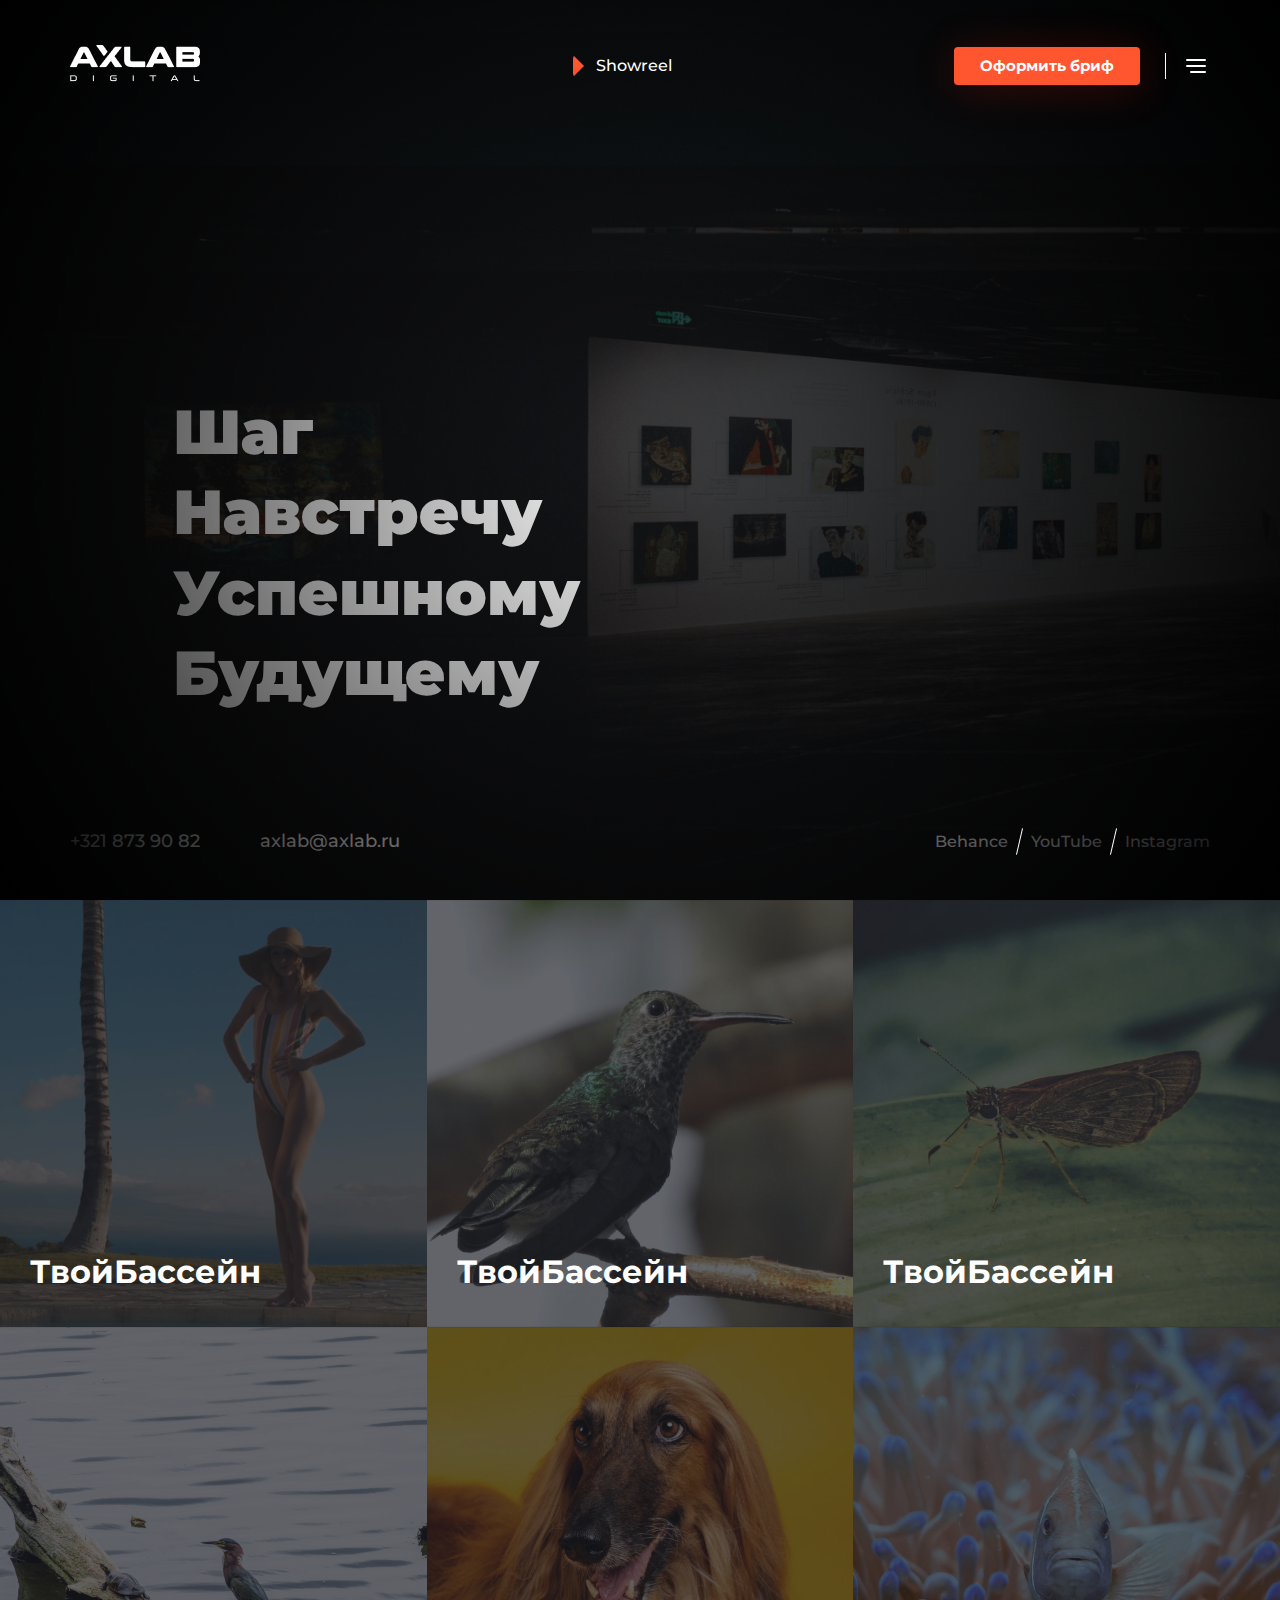
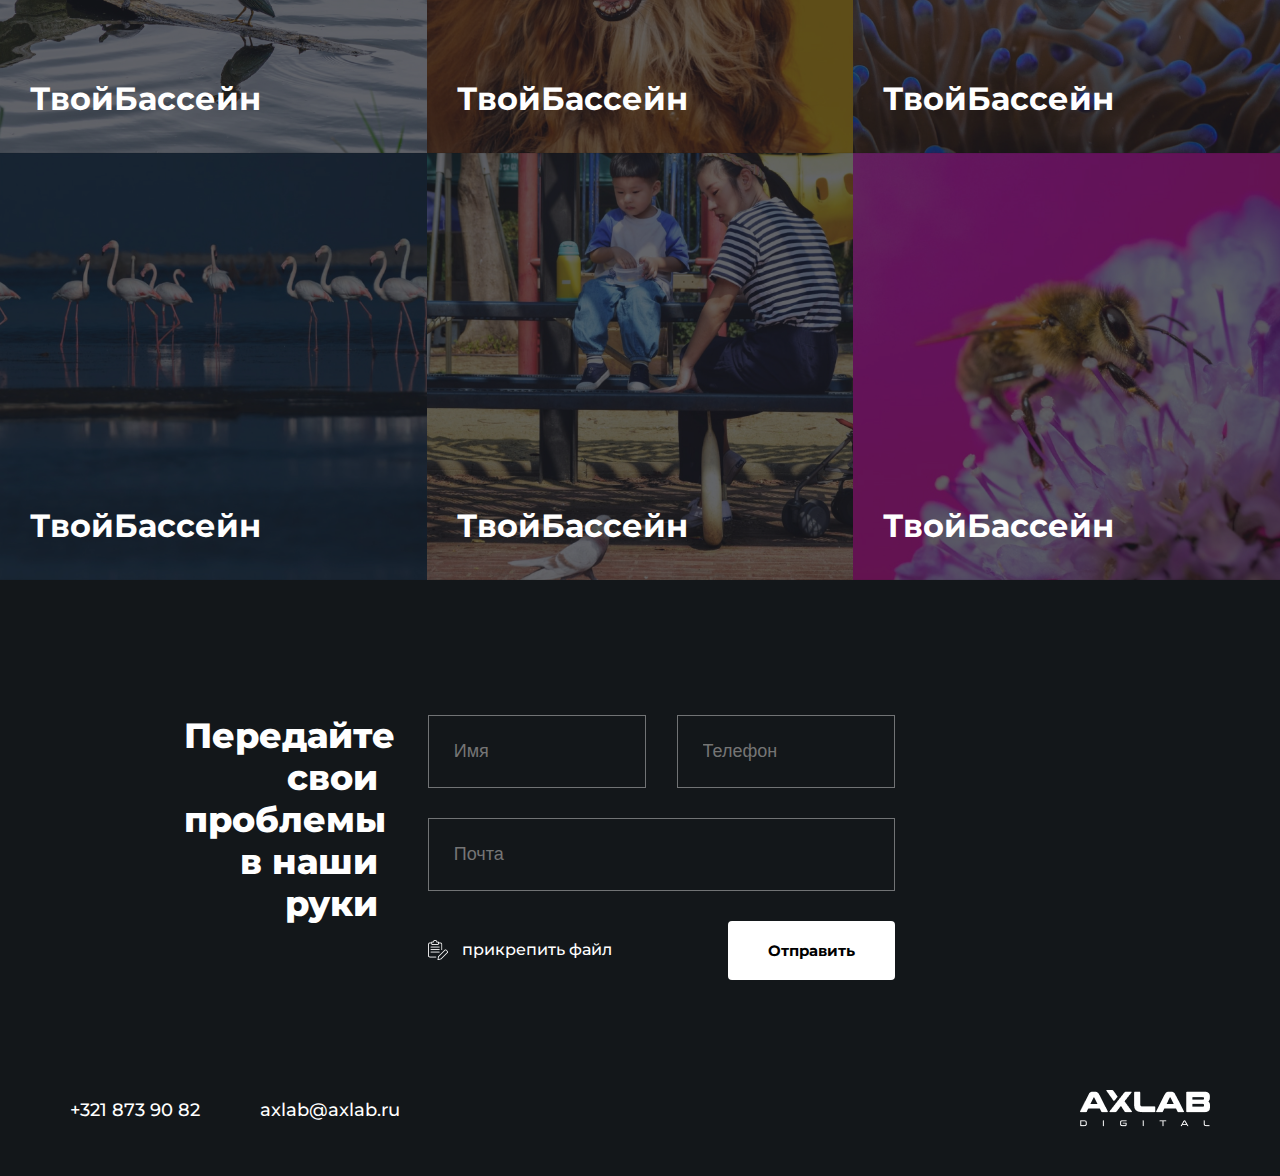
<file: index.html>
<!DOCTYPE html>
<html lang="en">
<head>
    <meta charset="UTF-8">
    <meta name="viewport" content="width=device-width, initial-scale=1.0">
    <title>AxLab</title>
    <link href="https://use.fontawesome.com/releases/v5.0.13/css/all.css" rel="stylesheet">
    <link rel="stylesheet" href="https://cdnjs.cloudflare.com/ajax/libs/animate.css/4.1.1/animate.min.css"/>
    <link rel="stylesheet" href="./css/style.css">
</head>
<body>
    <div class="wrapper">
        <section class="hero">
            <div class="container hero__container">
                <header class="header">
                    <div class="header__container">
                        <a href="/" class="logo">
                            <img class="logo__img" src="./img/logo.png" alt="AxLab">
                        </a>
                        <a href="/" class="logo logo--phone">
                            <img class="logo__img" src="./img/logo-menu.png" alt="AxLab">
                        </a>
                        <button class="btn-play btn-play--desktop">Showreel</button>
                        <div class="header__col">
                            <a href="#form"  class="btn btn--orange btn--desktop">Оформить бриф</a>
                            <a class="burger" href="#"><span></span></a>
                        </div>
                        <div class="burger-menu">
                            <div class="burger-menu__container">
                                <div class="burger-menu__header">
                                    <a href="/" class="logo burger-menu__logo">
                                        <img class="logo__img" src="./img/logo-menu.png" alt="AxLab">
                                    </a>
                                </div>
                                <div class="burger-menu__col">
                                    <ul class="menu">
                                        <li class="menu__item">
                                            <a href="https://any4451.github.io/AXLAB/index.html" class="menu__link">Главная</a>
                                        </li>
                                        <li class="menu__item">
                                            <a href="https://any4451.github.io/AXLAB/services.html" class="menu__link">Услуги</a>
                                        </li>
                                        <li class="menu__item">
                                            <a href="https://any4451.github.io/AXLAB/portfolio.html" class="menu__link">Проекты</a>
                                        </li>
                                        <li class="menu__item">
                                            <a href="#form" class="menu__link">Контакты</a>
                                        </li>
                                    </ul>
                                    <form class="form form--phone">
                                        <div class="form__title">
                                            Передайте
                                            свои
                                            проблемы
                                            в наши руки
                                        </div>
                                        <div class="form__inputs">
                                            <div class="form__row">
                                                <input type="text" class="form__input form__input--margin--right" placeholder="Имя" required>
                                                <input type="text" class="form__input" placeholder="Телефон" required>
                                            </div>
                                            <div class="form__row">
                                                <input type="text" class="form__input" placeholder="Почта" required>
                                            </div>
                                            <div class="form__row">
                                                <button class="btn btn--white btn--width" type="submit">Отправить</button>
                                            </div>
                                        </div>
                                    </form>
                                    <div class="burger-menu__contacts">
                                        <a class="contacts__tel burger-menu__contact" href="tel:+3218739082">+321 873 90 82</a>
                                        <a class="contacts__mail burger-menu__contact" href="mailto:axlab@axlab.ru">axlab@axlab.ru</a>
                                    </div>
                                    <div class="burger-menu__socials">
                                        <ul class="socials-icon socials-icon--phone">
                                            <li class="socials-icon__item">
                                                <a href="#" class="socials-icon__link">
                                                    <i class="fab fa-vk"></i>
                                                </a>
                                            </li>
                                            <li class="socials-icon__item">
                                                <a href="#" class="socials-icon__link">
                                                    <i class="fab fa-instagram"></i>
                                                </a>
                                            </li>
                                            <li class="socials-icon__item">
                                                <a href="#" class="socials-icon__link">
                                                    <i class="fab fa-twitter"></i>
                                                </a>
                                            </li>
                                        </ul>
                                        <a href="#" class="burger-menu__btn">Заявка</a>
                                    </div>
                                </div>
                                <div class="burger-menu__footer">
                                    <ul class="socials">
                                        <li class="social">
                                            <a class="social__link social__link--grey" href="#">Behance</a>
                                        </li>
                                        <li class="social">
                                            <a class="social__link social__link--grey" href="#">YouTube</a>
                                        </li>
                                        <li class="social">
                                            <a class="social__link social__link--grey" href="#">Instagram</a>
                                        </li>
                                    </ul>
                                </div>
                            </div>
                        </div>
                    </div>
                </header>         
                <div class="hero__content">
                    <div class="background-video">
                        <video 
                        src="//videos.ctfassets.net/y920cgi13iu8/1zClr9Bns0SOhbtoN4LT4U/3dd912d9b8450c24ae22d4d50f6351ae/homepage-intro-video-1280.mp4" 
                        autoplay="" 
                        loop="" 
                        playsinline="" muted="" 
                        class="hero-video">
                        </video>
                        <div class="vignette"></div>
                    </div>
                    <div class="hero__title">
                        <h1 class="title">
                                <div class="show animate__animated animate__slideInUp">Шаг</div>
                                <div class="show animate__animated animate__slideInUp">Навстречу</div>
                                <div class="show animate__animated animate__slideInUp">Успешному</div>
                                <div class="show animate__animated animate__slideInUp">Будущему</div>
                        </h1>
                        <button class="btn-play btn-play--phone">Showreel</button>
                    </div>
                    <div class="hero__footer show animate__animated animate__slideInUp">
                        <div class="contacts">
                            <a class="contacts__tel" href="tel:+3218739082">+321 873 90 82</a>
                            <a class="contacts__mail" href="mailto:axlab@axlab.ru">axlab@axlab.ru</a>
                        </div>
                        <div class="logo-mini">
                            <img src="./img/logo-mini.png" alt="Logo">
                        </div>
                        <ul class="socials">
                            <li class="social">
                               <a class="social__link" href="#">Behance</a>
                            </li>
                            <li class="social">
                               <a class="social__link" href="#">YouTube</a>
                            </li>
                            <li class="social">
                               <a class="social__link" href="#">Instagram</a>
                            </li>
                        </ul>
                    </div>
                </div>
            </div>
        </section>
        <section class="portfolio">
            <div class="container">
                <ul class="portfolio__list">
                    <li class="portfolio__item">
                        <img class="portfolio__img" src="./img/girl.jpg" alt="Girl">
                        <ul class="portfolio__menu">
                            <li class="portfolio__menu-item">Бренди</li>
                            <li class="portfolio__menu-item">Сайт</li>
                            <li class="portfolio__menu-item">Реклама</li>
                            <li class="portfolio__menu-item">СЕО</li>
                            <li class="portfolio__menu-item">Продакшн</li>
                        </ul>
                        <a href="#" class="portfolio__link">
                            <span class="portfolio__capture">ТвойБассейн</span>
                        </a>
                    </li>
                    <li class="portfolio__item">
                        <img class="portfolio__img portfolio__img--hide" src="./img/bird.jpg" alt="Bird">
                        <video 
                        src="https://serenity.agency/admin/wp-content/uploads/2020/08/Bonobo_main_converted3_converted.mp4"
                        loop="loop" muted="muted" 
                        playsinline=""
                        autoplay="" 
                        type="video/mp4" 
                        class="portfolio__video">
                        </video>
                        <ul class="portfolio__menu">
                            <li class="portfolio__menu-item">Бренди</li>
                            <li class="portfolio__menu-item">Сайт</li>
                            <li class="portfolio__menu-item">Реклама</li>
                            <li class="portfolio__menu-item">СЕО</li>
                            <li class="portfolio__menu-item">Продакшн</li>
                        </ul>
                        <a href="#" class="portfolio__link">
                            <span class="portfolio__capture">ТвойБассейн</span>
                        </a>
                    </li>
                    <li class="portfolio__item">
                        <img class="portfolio__img portfolio__img--hide" src="./img/butterfly.jpg" alt="Butterfly">
                        <video 
                        src="https://serenity.agency/admin/wp-content/uploads/2019/11/d10_2.mp4"
                        loop="loop" muted="muted" playsinline="" 
                        autoplay="" 
                        type="video/mp4"
                        class="portfolio__video">
                        </video>
                        <ul class="portfolio__menu">
                            <li class="portfolio__menu-item">Бренди</li>
                            <li class="portfolio__menu-item">Сайт</li>
                            <li class="portfolio__menu-item">Реклама</li>
                            <li class="portfolio__menu-item">СЕО</li>
                            <li class="portfolio__menu-item">Продакшн</li>
                        </ul>
                        <a href="#" class="portfolio__link">  
                            <span class="portfolio__capture">ТвойБассейн</span>
                        </a>
                    </li>
                    <li class="portfolio__item">
                        <img class="portfolio__img portfolio__img--hide" src="./img/turtle.jpg" alt="Turtle">
                        <video 
                        src="https://serenity.agency/admin/wp-content/uploads/2020/07/gio_welness.mp4"
                         loop="loop" muted="muted" playsinline=""
                         autoplay="" 
                         type="video/mp4" 
                         class="portfolio__video">
                        </video>
                        <ul class="portfolio__menu">
                            <li class="portfolio__menu-item">Бренди</li>
                            <li class="portfolio__menu-item">Сайт</li>
                            <li class="portfolio__menu-item">Реклама</li>
                            <li class="portfolio__menu-item">СЕО</li>
                            <li class="portfolio__menu-item">Продакшн</li>
                        </ul>
                        <a href="#" class="portfolio__link">
                             <span class="portfolio__capture">ТвойБассейн</span>
                        </a>
                    </li>
                    
                    <li class="portfolio__item">
                        <img class="portfolio__img" src="./img/dog.jpg" alt="Dog">
                        <ul class="portfolio__menu">
                            <li class="portfolio__menu-item">Бренди</li>
                            <li class="portfolio__menu-item">Сайт</li>
                            <li class="portfolio__menu-item">Реклама</li>
                            <li class="portfolio__menu-item">СЕО</li>
                            <li class="portfolio__menu-item">Продакшн</li>
                        </ul>
                        <a href="#" class="portfolio__link">   
                            <span class="portfolio__capture">ТвойБассейн</span>
                        </a>
                    </li>
                    <li class="portfolio__item">
                        <img class="portfolio__img portfolio__img--hide" src="./img/fish.jpg" alt="Fish">
                        <video 
                        src="https://serenity.agency/admin/wp-content/uploads/2020/03/evro.mp4"
                        loop="loop" muted="muted" 
                        playsinline=""
                        autoplay="" 
                        type="video/mp4" 
                        class="portfolio__video">
                        </video>
                        <ul class="portfolio__menu">
                            <li class="portfolio__menu-item">Бренди</li>
                            <li class="portfolio__menu-item">Сайт</li>
                            <li class="portfolio__menu-item">Реклама</li>
                            <li class="portfolio__menu-item">СЕО</li>
                            <li class="portfolio__menu-item">Продакшн</li>
                        </ul>
                        <a href="#" class="portfolio__link">
                            <span class="portfolio__capture">ТвойБассейн</span>
                        </a>
                    </li>
                    <li class="portfolio__item">
                        <img class="portfolio__img portfolio__img--hide" src="./img/flamingos.jpg" alt="Flamingos">
                        <video 
                        src="https://serenity.agency/admin/wp-content/uploads/2020/08/Bonobo_main_converted3_converted.mp4"
                        loop="loop" muted="muted" 
                        playsinline=""
                        autoplay="" 
                        type="video/mp4" 
                        class="portfolio__video">
                        </video>
                        <ul class="portfolio__menu">
                            <li class="portfolio__menu-item">Бренди</li>
                            <li class="portfolio__menu-item">Сайт</li>
                            <li class="portfolio__menu-item">Реклама</li>
                            <li class="portfolio__menu-item">СЕО</li>
                            <li class="portfolio__menu-item">Продакшн</li>
                        </ul>
                        <a href="#" class="portfolio__link">  
                            <span class="portfolio__capture">ТвойБассейн</span>
                        </a>
                    </li>
                    <li class="portfolio__item">
                        <img class="portfolio__img" src="./img/child.jpg" alt="Child">
                        <ul class="portfolio__menu">
                            <li class="portfolio__menu-item">Бренди</li>
                            <li class="portfolio__menu-item">Сайт</li>
                            <li class="portfolio__menu-item">Реклама</li>
                            <li class="portfolio__menu-item">СЕО</li>
                            <li class="portfolio__menu-item">Продакшн</li>
                        </ul>
                        <a href="#" class="portfolio__link"> 
                            <span class="portfolio__capture">ТвойБассейн</span>
                        </a>
                    </li>
                    <li class="portfolio__item">
                        <img class="portfolio__img" src="./img/fly.jpg" alt="">
                        <ul class="portfolio__menu">
                            <li class="portfolio__menu-item">Бренди</li>
                            <li class="portfolio__menu-item">Сайт</li>
                            <li class="portfolio__menu-item">Реклама</li>
                            <li class="portfolio__menu-item">СЕО</li>
                            <li class="portfolio__menu-item">Продакшн</li>
                        </ul>
                        <a href="#" class="portfolio__link">     
                            <span class="portfolio__capture">ТвойБассейн</span>
                        </a>
                    </li>
                </ul>
            </div>
        </section>
        <footer class="footer" id="form">
            <div class="container footer__container">
                <form class="form form--hide">
                    <div class="form__title">
                        Передайте
                        свои
                        проблемы
                        в наши руки
                    </div>
                    <div class="form__inputs">
                        <div class="form__row">
                            <input type="text" class="form__input form__input--margin--right" placeholder="Имя" required>
                            <input type="text" class="form__input" placeholder="Телефон" required>
                        </div>
                        <div class="form__row">
                            <input type="text" class="form__input" placeholder="Почта" required>
                        </div>
                        <div class="form__row">
                            <label class="form__add"> 
                                <img class="form__icon" src="./img/pen.png" alt="">
                                <span>прикрепить файл</span>
                                <input class="form__file" type="file">
                            </label>
                            <button class="btn btn--white" type="submit">Отправить</button>
                        </div>
                    </div>
                </form>
                <div class="footer__btn">
                    <div class="form__title form__title--phone">
                        Передайте
                        свои
                        проблемы
                        в наши руки
                    </div>
                    <button class="btn btn--orange btn--phone">Оформить бриф</button>
                </div>
                <div class="footer__contacts">
                    <div class="contacts">
                        <a class="contacts__tel" href="tel:+3218739082">+321 873 90 82</a>
                        <a class="contacts__mail" href="mailto:axlab@axlab.ru">axlab@axlab.ru</a>
                    </div>
                    <a href="https://any4451.github.io/AXLAB/index.html" class="logo">
                        <img class="logo__img" src="./img/logo.png" alt="AxLab">
                    </a>
                    <a href="https://any4451.github.io/AXLAB/index.html" class="logo logo--phone">
                        <img class="logo__img" src="./img/logo-menu.png" alt="AxLab">
                    </a>
                </div>
            </div>
        </footer>
    </div>
    <script src="https://cdnjs.cloudflare.com/ajax/libs/jquery/3.5.1/jquery.min.js"></script>
    <script src="./js/main.js"></script>
</body>
</html>
</file>
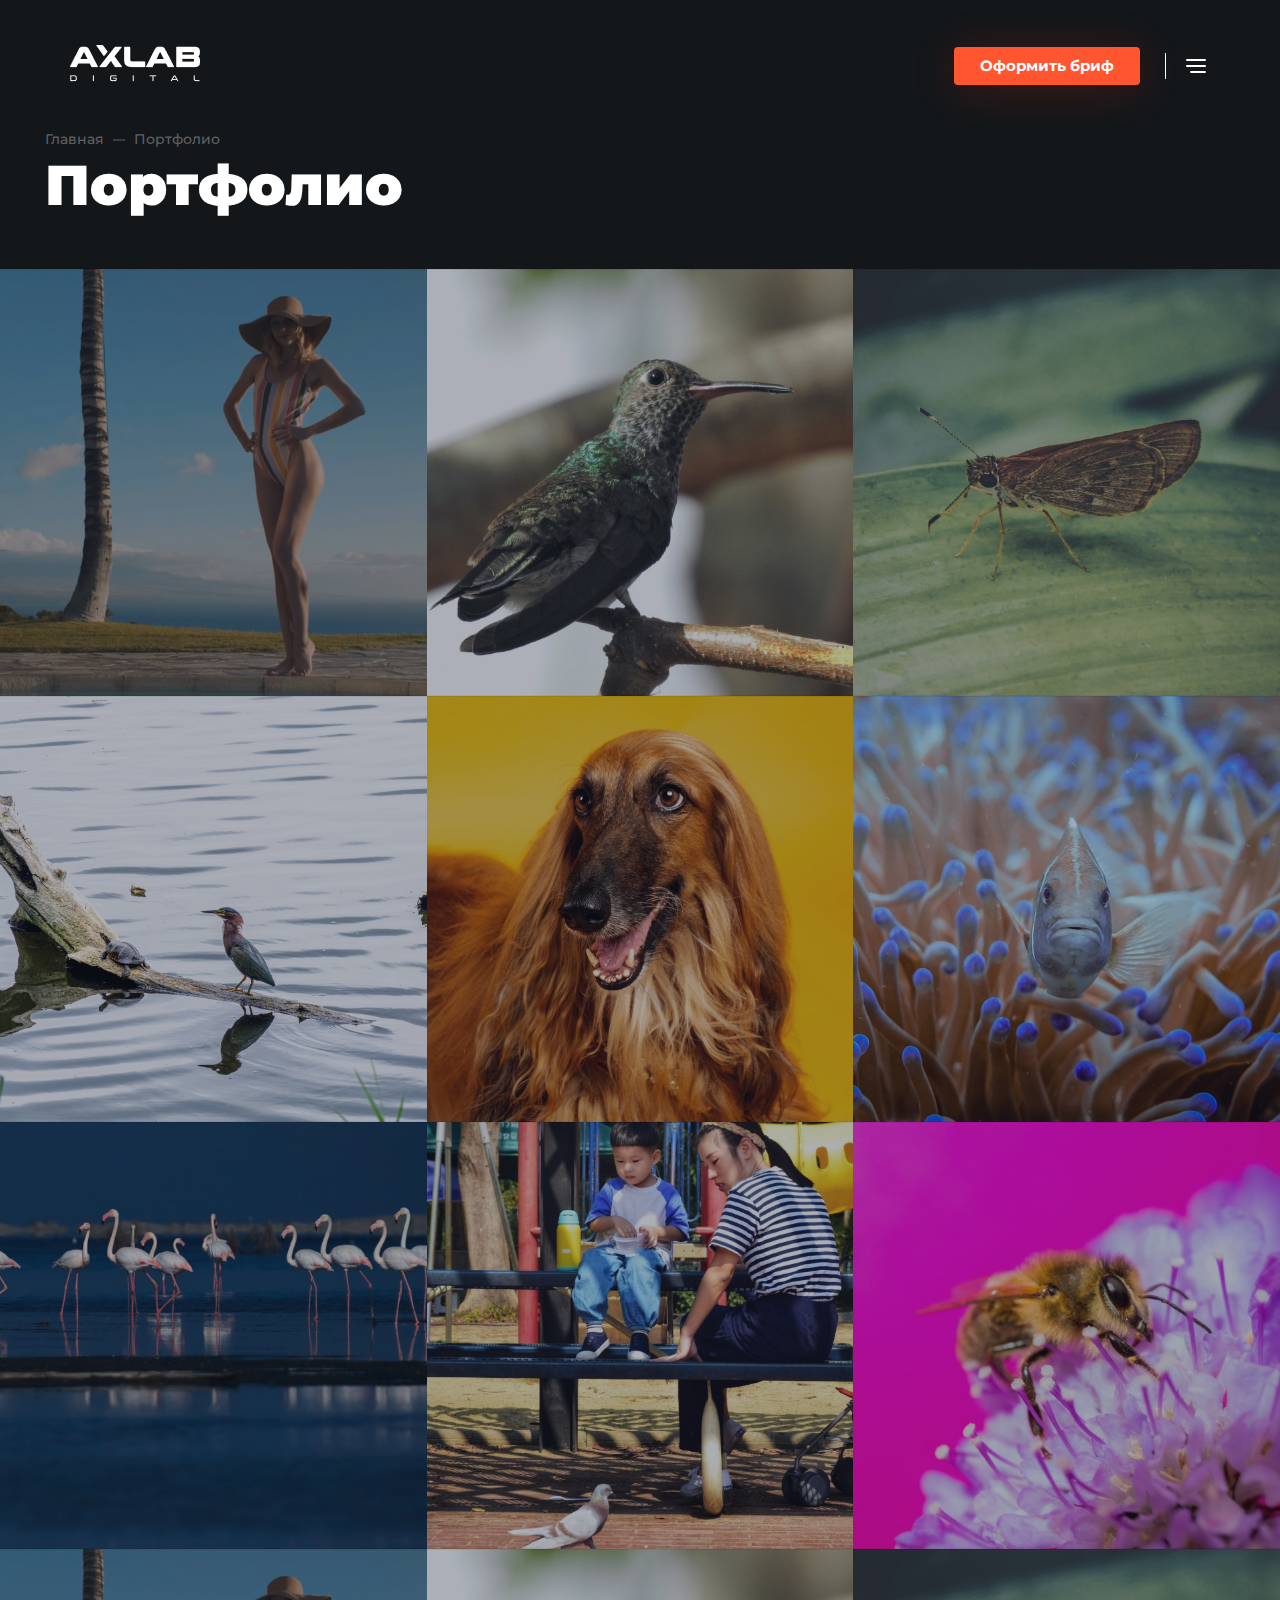
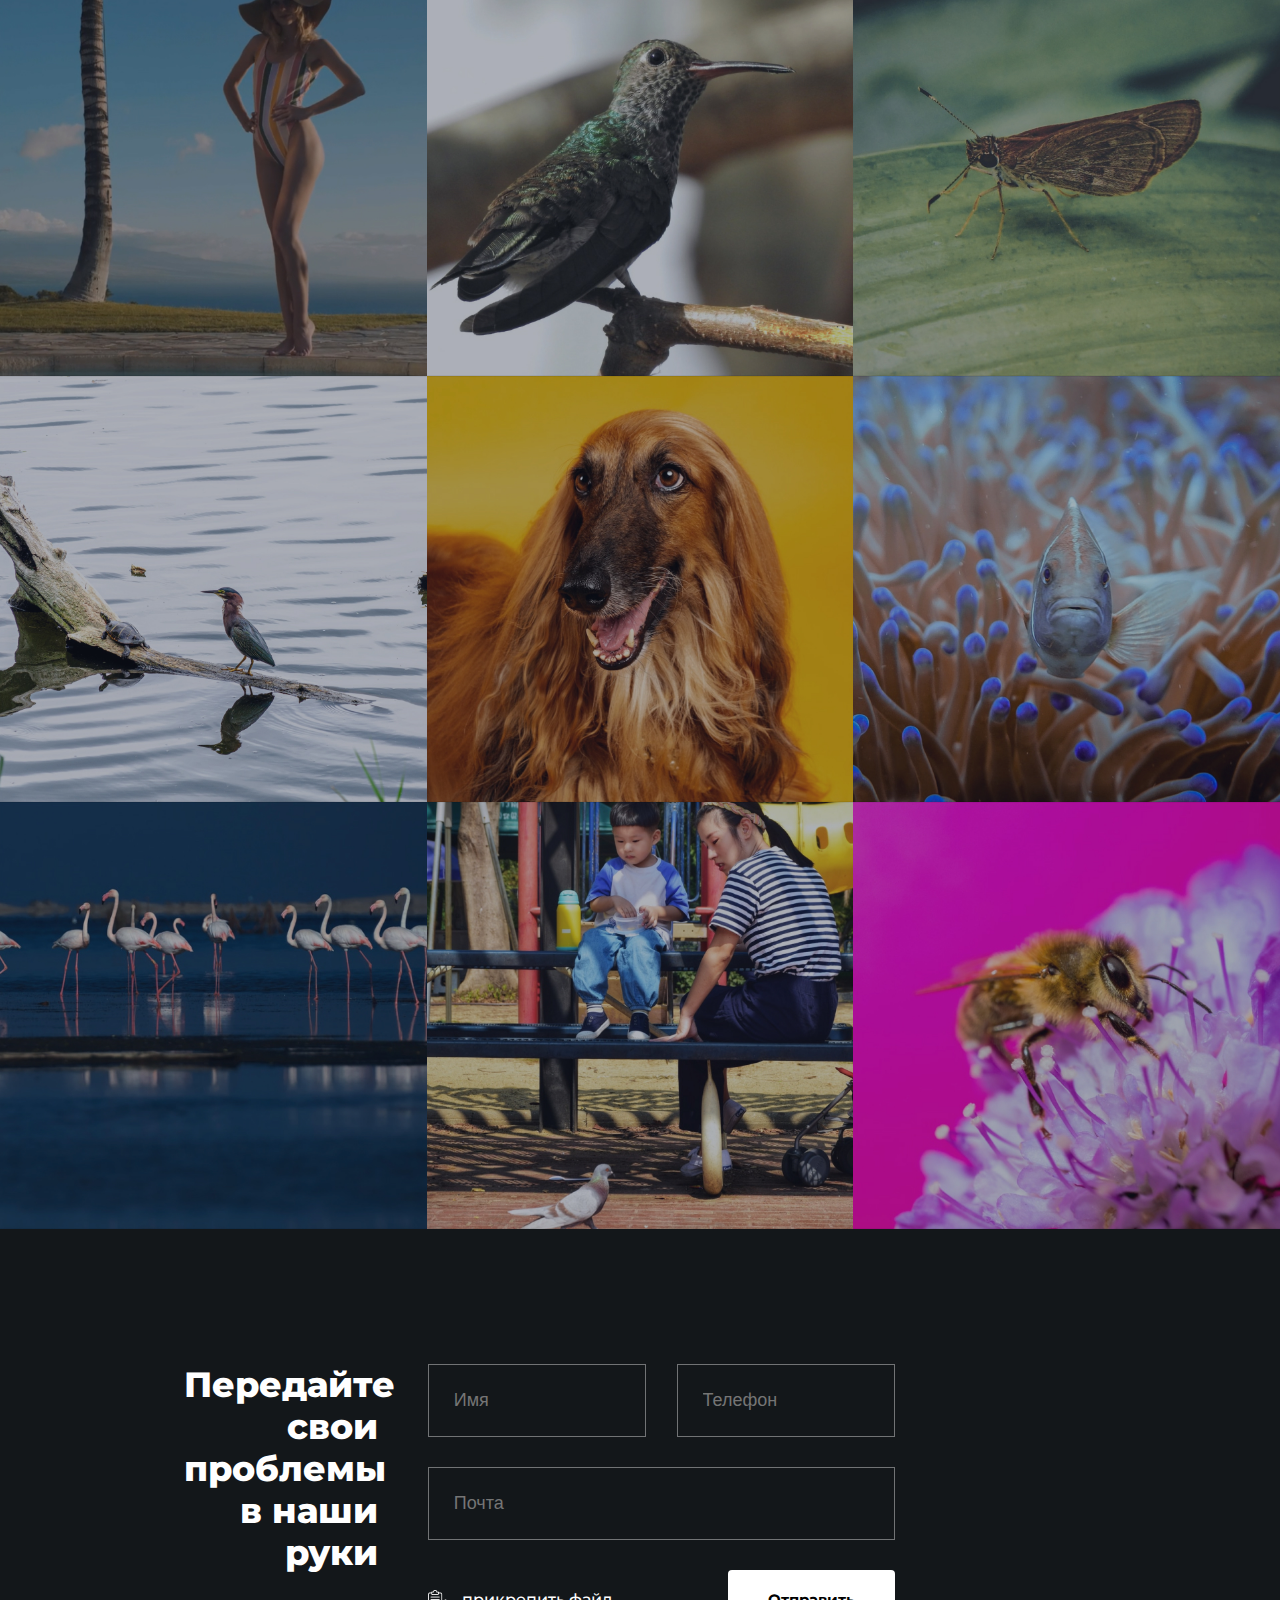
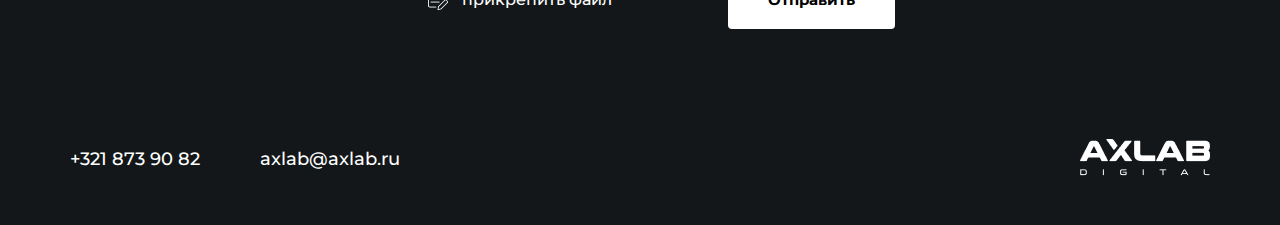
<file: portfolio.html>
<!DOCTYPE html>
<html lang="en">
<head>
    <meta charset="UTF-8">
    <meta name="viewport" content="width=device-width, initial-scale=1.0">
    <title>AxLab</title>
    <link href="https://use.fontawesome.com/releases/v5.0.13/css/all.css" rel="stylesheet">
    <link rel="stylesheet" href="./css/style.css">
</head>
<body>
    <div class="wrapper">
        <header class="header">
            <div class="header__container">
                <a href="https://any4451.github.io/AXLAB/index.html" class="logo">
                    <img class="logo__img" src="./img/logo.png" alt="AxLab">
                </a>
                <a href="https://any4451.github.io/AXLAB/index.html" class="logo logo--phone">
                    <img class="logo__img" src="./img/logo-menu.png" alt="AxLab">
                </a>
                <div class="header__col">
                    <a href="#form" class="btn btn--orange btn--desktop">Оформить бриф</a>
                    <a class="burger" href="#"><span></span></a>
                </div>
                <div class="burger-menu">
                    <div class="burger-menu__container">
                        <div class="burger-menu__header">
                            <a href="https://any4451.github.io/AXLAB/index.html" class="logo burger-menu__logo">
                                <img class="logo__img" src="./img/logo-menu.png" alt="AxLab">
                            </a>
                        </div>
                        <div class="burger-menu__col">
                            <ul class="menu">
                                <li class="menu__item">
                                    <a href="https://any4451.github.io/AXLAB/index.html" class="menu__link">Главная</a>
                                </li>
                                <li class="menu__item">
                                    <a href="https://any4451.github.io/AXLAB/services.html" class="menu__link">Услуги</a>
                                </li>
                                <li class="menu__item">
                                    <a href="https://any4451.github.io/AXLAB/portfolio.html" class="menu__link">Проекты</a>
                                </li>
                                <li class="menu__item">
                                    <a href="#form" class="menu__link">Контакты</a>
                                </li>
                            </ul>
                            <form class="form form--phone">
                                <div class="form__title">
                                    Передайте
                                    свои
                                    проблемы
                                    в наши руки
                                </div>
                                <div class="form__inputs">
                                    <div class="form__row">
                                        <input type="text" class="form__input form__input--margin--right" placeholder="Имя" required>
                                        <input type="text" class="form__input" placeholder="Телефон" required>
                                    </div>
                                    <div class="form__row">
                                        <input type="text" class="form__input" placeholder="Почта" required>
                                    </div>
                                    <div class="form__row">
                                        <button class="btn btn--white btn--width" type="submit">Отправить</button>
                                    </div>
                                </div>
                            </form>
                            <div class="burger-menu__contacts">
                                <a class="contacts__tel burger-menu__contact" href="tel:+3218739082">+321 873 90 82</a>
                                <a class="contacts__mail burger-menu__contact" href="mailto:axlab@axlab.ru">axlab@axlab.ru</a>
                            </div>
                            <div class="burger-menu__socials">
                                <ul class="socials-icon socials-icon--phone">
                                    <li class="socials-icon__item">
                                        <a href="#" class="socials-icon__link">
                                            <i class="fab fa-vk"></i>
                                        </a>
                                    </li>
                                    <li class="socials-icon__item">
                                        <a href="#" class="socials-icon__link">
                                            <i class="fab fa-instagram"></i>
                                        </a>
                                    </li>
                                    <li class="socials-icon__item">
                                        <a href="#" class="socials-icon__link">
                                            <i class="fab fa-twitter"></i>
                                        </a>
                                    </li>
                                </ul>
                                <a href="#" class="burger-menu__btn">Заявка</a>
                            </div>
                        </div>
                        <div class="burger-menu__footer">
                            <ul class="socials">
                                <li class="social">
                                   <a class="social__link social__link--grey" href="#">Behance</a>
                                </li>
                                <li class="social">
                                   <a class="social__link social__link--grey" href="#">YouTube</a>
                                </li>
                                <li class="social">
                                   <a class="social__link social__link--grey" href="#">Instagram</a>
                                </li>
                            </ul>
                        </div>
                    </div>
                </div>
            </div>
        </header>
        <section class="portfolio">
            <div class="container">
                <div class="headline">
                    <ul class="breadcrumbs">
                        <li class="breadcrumbs__item">
                            <a href="https://any4451.github.io/AXLAB/index.html" class="breadcrumbs__link">Главная</a>
                        </li>
                        <li class="breadcrumbs__item">
                            <a href="https://any4451.github.io/AXLAB/portfolio.html" class="breadcrumbs__link">Портфолио</a>
                        </li>
                    </ul>
                    <h2 class="headline__title">Портфолио</h2>
                </div>
                <ul class="portfolio__list">
                    <li class="portfolio__item">
                        <a href="#" class="portfolio__link">
                            <ul class="portfolio__menu">
                                <li class="portfolio__menu-item">Бренди</li>
                                <li class="portfolio__menu-item">Сайт</li>
                                <li class="portfolio__menu-item">Реклама</li>
                                <li class="portfolio__menu-item">СЕО</li>
                                <li class="portfolio__menu-item">Продакшн</li>
                            </ul>
                            <img class="portfolio__img" src="./img/girl.jpg" alt="Girl">
                            <span class="portfolio__capture">ТвойБассейн</span>
                        </a>
                    </li>
                    <li class="portfolio__item">
                        <a href="#" class="portfolio__link">
                            <ul class="portfolio__menu">
                                <li class="portfolio__menu-item">Бренди</li>
                                <li class="portfolio__menu-item">Сайт</li>
                                <li class="portfolio__menu-item">Реклама</li>
                                <li class="portfolio__menu-item">СЕО</li>
                                <li class="portfolio__menu-item">Продакшн</li>
                            </ul>
                            <img class="portfolio__img" src="./img/bird.jpg" alt="Bird">
                            <span class="portfolio__capture">ТвойБассейн</span>
                        </a>
                    </li>
                    <li class="portfolio__item">
                        <a href="#" class="portfolio__link">
                            <ul class="portfolio__menu">
                                <li class="portfolio__menu-item">Бренди</li>
                                <li class="portfolio__menu-item">Сайт</li>
                                <li class="portfolio__menu-item">Реклама</li>
                                <li class="portfolio__menu-item">СЕО</li>
                                <li class="portfolio__menu-item">Продакшн</li>
                            </ul>
                            <img class="portfolio__img" src="./img/butterfly.jpg" alt="Butterfly">
                            <span class="portfolio__capture">ТвойБассейн</span>
                        </a>
                    </li>
                    <li class="portfolio__item">
                        <a href="#" class="portfolio__link">
                            <ul class="portfolio__menu">
                                <li class="portfolio__menu-item">Бренди</li>
                                <li class="portfolio__menu-item">Сайт</li>
                                <li class="portfolio__menu-item">Реклама</li>
                                <li class="portfolio__menu-item">СЕО</li>
                                <li class="portfolio__menu-item">Продакшн</li>
                            </ul>
                            <img class="portfolio__img" src="./img/turtle.jpg" alt="Turtle">
                            <span class="portfolio__capture">ТвойБассейн</span>
                        </a>
                    </li>
                    <li class="portfolio__item">
                        <a href="#" class="portfolio__link">
                            <ul class="portfolio__menu">
                                <li class="portfolio__menu-item">Бренди</li>
                                <li class="portfolio__menu-item">Сайт</li>
                                <li class="portfolio__menu-item">Реклама</li>
                                <li class="portfolio__menu-item">СЕО</li>
                                <li class="portfolio__menu-item">Продакшн</li>
                            </ul>
                            <img class="portfolio__img" src="./img/dog.jpg" alt="Dog">
                            <span class="portfolio__capture">ТвойБассейн</span>
                        </a>
                    </li>
                    <li class="portfolio__item">
                        <a href="#" class="portfolio__link">
                            <ul class="portfolio__menu">
                                <li class="portfolio__menu-item">Бренди</li>
                                <li class="portfolio__menu-item">Сайт</li>
                                <li class="portfolio__menu-item">Реклама</li>
                                <li class="portfolio__menu-item">СЕО</li>
                                <li class="portfolio__menu-item">Продакшн</li>
                            </ul>
                            <img class="portfolio__img" src="./img/fish.jpg" alt="Fish">
                            <span class="portfolio__capture">ТвойБассейн</span>
                        </a>
                    </li>
                    <li class="portfolio__item">
                        <a href="#" class="portfolio__link">
                            <ul class="portfolio__menu">
                                <li class="portfolio__menu-item">Бренди</li>
                                <li class="portfolio__menu-item">Сайт</li>
                                <li class="portfolio__menu-item">Реклама</li>
                                <li class="portfolio__menu-item">СЕО</li>
                                <li class="portfolio__menu-item">Продакшн</li>
                            </ul>
                            <img class="portfolio__img" src="./img/flamingos.jpg" alt="Flamingos">
                            <span class="portfolio__capture">ТвойБассейн</span>
                        </a>
                    </li>
                    <li class="portfolio__item">
                        <a href="#" class="portfolio__link">
                            <ul class="portfolio__menu">
                                <li class="portfolio__menu-item">Бренди</li>
                                <li class="portfolio__menu-item">Сайт</li>
                                <li class="portfolio__menu-item">Реклама</li>
                                <li class="portfolio__menu-item">СЕО</li>
                                <li class="portfolio__menu-item">Продакшн</li>
                            </ul>
                            <img class="portfolio__img" src="./img/child.jpg" alt="Child">
                            <span class="portfolio__capture">ТвойБассейн</span>
                        </a>
                    </li>
                    <li class="portfolio__item">
                        <a href="#" class="portfolio__link">
                            <ul class="portfolio__menu">
                                <li class="portfolio__menu-item">Бренди</li>
                                <li class="portfolio__menu-item">Сайт</li>
                                <li class="portfolio__menu-item">Реклама</li>
                                <li class="portfolio__menu-item">СЕО</li>
                                <li class="portfolio__menu-item">Продакшн</li>
                            </ul>
                            <img class="portfolio__img" src="./img/fly.jpg" alt="">
                            <span class="portfolio__capture">ТвойБассейн</span>
                        </a>
                    </li>
                    <li class="portfolio__item">
                        <a href="#" class="portfolio__link">
                            <ul class="portfolio__menu">
                                <li class="portfolio__menu-item">Бренди</li>
                                <li class="portfolio__menu-item">Сайт</li>
                                <li class="portfolio__menu-item">Реклама</li>
                                <li class="portfolio__menu-item">СЕО</li>
                                <li class="portfolio__menu-item">Продакшн</li>
                            </ul>
                            <img class="portfolio__img" src="./img/girl.jpg" alt="Girl">
                            <span class="portfolio__capture">ТвойБассейн</span>
                        </a>
                    </li>
                    <li class="portfolio__item">
                        <a href="#" class="portfolio__link">
                            <ul class="portfolio__menu">
                                <li class="portfolio__menu-item">Бренди</li>
                                <li class="portfolio__menu-item">Сайт</li>
                                <li class="portfolio__menu-item">Реклама</li>
                                <li class="portfolio__menu-item">СЕО</li>
                                <li class="portfolio__menu-item">Продакшн</li>
                            </ul>
                            <img class="portfolio__img" src="./img/bird.jpg" alt="Bird">
                            <span class="portfolio__capture">ТвойБассейн</span>
                        </a>
                    </li>
                    <li class="portfolio__item">
                        <a href="#" class="portfolio__link">
                            <ul class="portfolio__menu">
                                <li class="portfolio__menu-item">Бренди</li>
                                <li class="portfolio__menu-item">Сайт</li>
                                <li class="portfolio__menu-item">Реклама</li>
                                <li class="portfolio__menu-item">СЕО</li>
                                <li class="portfolio__menu-item">Продакшн</li>
                            </ul>
                            <img class="portfolio__img" src="./img/butterfly.jpg" alt="Butterfly">
                            <span class="portfolio__capture">ТвойБассейн</span>
                        </a>
                    </li>
                    <li class="portfolio__item">
                        <a href="#" class="portfolio__link">
                            <ul class="portfolio__menu">
                                <li class="portfolio__menu-item">Бренди</li>
                                <li class="portfolio__menu-item">Сайт</li>
                                <li class="portfolio__menu-item">Реклама</li>
                                <li class="portfolio__menu-item">СЕО</li>
                                <li class="portfolio__menu-item">Продакшн</li>
                            </ul>
                            <img class="portfolio__img" src="./img/turtle.jpg" alt="Turtle">
                            <span class="portfolio__capture">ТвойБассейн</span>
                        </a>
                    </li>
                    <li class="portfolio__item">
                        <a href="#" class="portfolio__link">
                            <ul class="portfolio__menu">
                                <li class="portfolio__menu-item">Бренди</li>
                                <li class="portfolio__menu-item">Сайт</li>
                                <li class="portfolio__menu-item">Реклама</li>
                                <li class="portfolio__menu-item">СЕО</li>
                                <li class="portfolio__menu-item">Продакшн</li>
                            </ul>
                            <img class="portfolio__img" src="./img/dog.jpg" alt="Dog">
                            <span class="portfolio__capture">ТвойБассейн</span>
                        </a>
                    </li>
                    <li class="portfolio__item">
                        <a href="#" class="portfolio__link">
                            <ul class="portfolio__menu">
                                <li class="portfolio__menu-item">Бренди</li>
                                <li class="portfolio__menu-item">Сайт</li>
                                <li class="portfolio__menu-item">Реклама</li>
                                <li class="portfolio__menu-item">СЕО</li>
                                <li class="portfolio__menu-item">Продакшн</li>
                            </ul>
                            <img class="portfolio__img" src="./img/fish.jpg" alt="Fish">
                            <span class="portfolio__capture">ТвойБассейн</span>
                        </a>
                    </li>
                    <li class="portfolio__item">
                        <a href="#" class="portfolio__link">
                            <ul class="portfolio__menu">
                                <li class="portfolio__menu-item">Бренди</li>
                                <li class="portfolio__menu-item">Сайт</li>
                                <li class="portfolio__menu-item">Реклама</li>
                                <li class="portfolio__menu-item">СЕО</li>
                                <li class="portfolio__menu-item">Продакшн</li>
                            </ul>
                            <img class="portfolio__img" src="./img/flamingos.jpg" alt="Flamingos">
                            <span class="portfolio__capture">ТвойБассейн</span>
                        </a>
                    </li>
                    <li class="portfolio__item">
                        <a href="#" class="portfolio__link">
                            <ul class="portfolio__menu">
                                <li class="portfolio__menu-item">Бренди</li>
                                <li class="portfolio__menu-item">Сайт</li>
                                <li class="portfolio__menu-item">Реклама</li>
                                <li class="portfolio__menu-item">СЕО</li>
                                <li class="portfolio__menu-item">Продакшн</li>
                            </ul>
                            <img class="portfolio__img" src="./img/child.jpg" alt="Child">
                            <span class="portfolio__capture">ТвойБассейн</span>
                        </a>
                    </li>
                    <li class="portfolio__item">
                        <a href="#" class="portfolio__link">
                            <ul class="portfolio__menu">
                                <li class="portfolio__menu-item">Бренди</li>
                                <li class="portfolio__menu-item">Сайт</li>
                                <li class="portfolio__menu-item">Реклама</li>
                                <li class="portfolio__menu-item">СЕО</li>
                                <li class="portfolio__menu-item">Продакшн</li>
                            </ul>
                            <img class="portfolio__img" src="./img/fly.jpg" alt="">
                            <span class="portfolio__capture">ТвойБассейн</span>
                        </a>
                    </li>
                </ul>
            </div>
        </section>
        <footer class="footer" id="form">
            <div class="container footer__container">
                <form class="form form--hide">
                    <div class="form__title">
                        Передайте
                        свои
                        проблемы
                        в наши руки
                    </div>
                    <div class="form__inputs">
                        <div class="form__row">
                            <input type="text" class="form__input form__input--margin--right" placeholder="Имя" required>
                            <input type="text" class="form__input" placeholder="Телефон" required>
                        </div>
                        <div class="form__row">
                            <input type="text" class="form__input" placeholder="Почта" required>
                        </div>
                        <div class="form__row">
                            <label class="form__add"> 
                                <img class="form__icon" src="./img/pen.png" alt="">
                                <span>прикрепить файл</span>
                                <input class="form__file" type="file">
                            </label>
                            <button class="btn btn--white" type="submit">Отправить</button>
                        </div>
                    </div>
                </form>
                <div class="footer__btn">
                    <div class="form__title form__title--phone">
                        Передайте
                        свои
                        проблемы
                        в наши руки
                    </div>
                    <button class="btn btn--orange btn--phone">Оформить бриф</button>
                </div>
                <div class="footer__contacts">
                    <div class="contacts">
                        <a class="contacts__tel" href="tel:+3218739082">+321 873 90 82</a>
                        <a class="contacts__mail" href="mailto:axlab@axlab.ru">axlab@axlab.ru</a>
                    </div>
                    <a href="https://any4451.github.io/AXLAB/index.html" class="logo">
                        <img class="logo__img" src="./img/logo.png" alt="AxLab">
                    </a>
                    <a href="https://any4451.github.io/AXLAB/index.html" class="logo logo--phone">
                            <img class="logo__img" src="./img/logo-menu.png" alt="AxLab">
                        </a>
                </div>
            </div>
        </footer>
    </div>
    <script src="./js/main.js"></script>
</body>
</html>
</file>
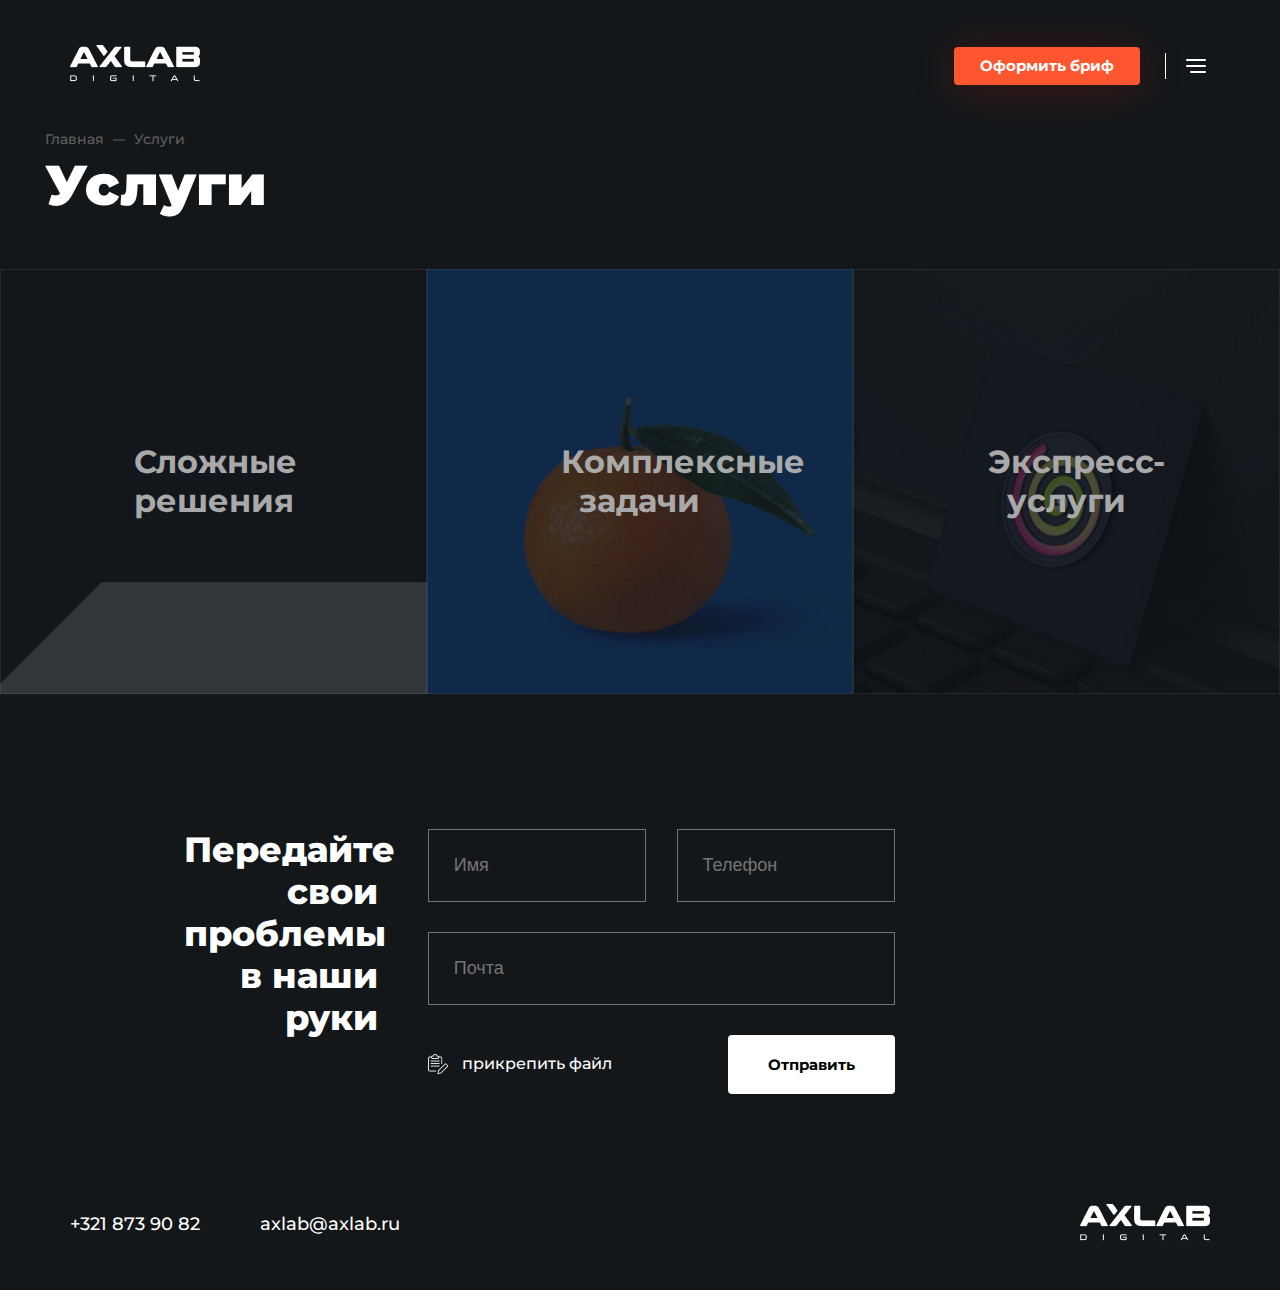
<file: services.html>
<!DOCTYPE html>
<html lang="en">
<head>
    <meta charset="UTF-8">
    <meta name="viewport" content="width=device-width, initial-scale=1.0">
    <title>AxLab</title>
    <link href="https://use.fontawesome.com/releases/v5.0.13/css/all.css" rel="stylesheet">
    <link rel="stylesheet" href="./css/style.css">
</head>
<body>
    <div class="wrapper services-wrapper">
        <header class="header">
            <div class="header__container">
                <a href="https://any4451.github.io/AXLAB/index.html" class="logo">
                    <img class="logo__img" src="./img/logo.png" alt="AxLab">
                </a>
                <a href="https://any4451.github.io/AXLAB/index.html" class="logo logo--phone">
                    <img class="logo__img" src="./img/logo-menu.png" alt="AxLab">
                </a>
                <div class="header__col">
                    <a href="#form" class="btn btn--orange btn--desktop">Оформить бриф</a>
                    <a class="burger" href="#"><span></span></a>
                </div>
                <div class="burger-menu">
                    <div class="burger-menu__container">
                        <div class="burger-menu__header">
                            <a href="https://any4451.github.io/AXLAB/index.html" class="logo burger-menu__logo">
                                <img class="logo__img" src="./img/logo-menu.png" alt="AxLab">
                            </a>
                        </div>
                        <div class="burger-menu__col">
                            <ul class="menu">
                                <li class="menu__item">
                                    <a href="https://any4451.github.io/AXLAB/index.html" class="menu__link">Главная</a>
                                </li>
                                <li class="menu__item">
                                    <a href="https://any4451.github.io/AXLAB/services.html" class="menu__link">Услуги</a>
                                </li>
                                <li class="menu__item">
                                    <a href="https://any4451.github.io/AXLAB/portfolio.html" class="menu__link">Проекты</a>
                                </li>
                                <li class="menu__item">
                                    <a href="#form" class="menu__link">Контакты</a>
                                </li>
                            </ul>
                            <form class="form form--phone">
                                <div class="form__title">
                                    Передайте
                                    свои
                                    проблемы
                                    в наши руки
                                </div>
                                <div class="form__inputs">
                                    <div class="form__row">
                                        <input type="text" class="form__input form__input--margin--right" placeholder="Имя" required>
                                        <input type="text" class="form__input" placeholder="Телефон" required>
                                    </div>
                                    <div class="form__row">
                                        <input type="text" class="form__input" placeholder="Почта" required>
                                    </div>
                                    <div class="form__row">
                                        <button class="btn btn--white btn--width" type="submit">Отправить</button>
                                    </div>
                                </div>
                            </form>
                            <div class="burger-menu__contacts">
                                <a class="contacts__tel burger-menu__contact" href="tel:+3218739082">+321 873 90 82</a>
                                <a class="contacts__mail burger-menu__contact" href="mailto:axlab@axlab.ru">axlab@axlab.ru</a>
                            </div>
                            <div class="burger-menu__socials">
                                <ul class="socials-icon socials-icon--phone">
                                    <li class="socials-icon__item">
                                        <a href="#" class="socials-icon__link">
                                            <i class="fab fa-vk"></i>
                                        </a>
                                    </li>
                                    <li class="socials-icon__item">
                                        <a href="#" class="socials-icon__link">
                                            <i class="fab fa-instagram"></i>
                                        </a>
                                    </li>
                                    <li class="socials-icon__item">
                                        <a href="#" class="socials-icon__link">
                                            <i class="fab fa-twitter"></i>
                                        </a>
                                    </li>
                                </ul>
                                <a href="#" class="burger-menu__btn">Заявка</a>
                            </div>
                        </div>
                        <div class="burger-menu__footer">
                            <ul class="socials">
                                <li class="social">
                                   <a class="social__link social__link--grey" href="#">Behance</a>
                                </li>
                                <li class="social">
                                   <a class="social__link social__link--grey" href="#">YouTube</a>
                                </li>
                                <li class="social">
                                   <a class="social__link social__link--grey" href="#">Instagram</a>
                                </li>
                            </ul>
                        </div>
                    </div>
                </div>
            </div>
        </header>
        <section class="services">
            <div class="container">
                <div class="headline"> 
                    <ul class="breadcrumbs">
                        <li class="breadcrumbs__item">
                            <a href="https://any4451.github.io/AXLAB/index.html" class="breadcrumbs__link">Главная</a>
                        </li>
                        <li class="breadcrumbs__item">
                            <a href="https://any4451.github.io/AXLAB/services.html" class="breadcrumbs__link">Услуги</a>
                        </li>
                    </ul>
                    <h2 class="headline__title">Услуги</h2>
                </div>
                <ul class="services__list">
                    <li class="services__item">
                        <a href="#" class="services__link">
                            <span class="services__title">Сложные решения</span>
                            <img class="services__img" src="./img/service-square.jpg" alt="">
                        </a>
                    </li>
                    <li class="services__item">
                        <a href="#" class="services__link">
                            <span class="services__title">Комплексные задачи</span>
                            <img class="services__img" src="./img/service-tangarine.jpg" alt="">
                        </a>
                    </li>
                    <li class="services__item">
                        <a href="#" class="services__link">
                            <span class="services__title">Экспресс-услуги</span>
                            <img class="services__img" src="./img/service-spiral.jpg" alt="">
                        </a>
                    </li>
                </ul>
            </div>
        </section>
        <footer class="footer" id="form">
            <div class="container footer__container">
                <form class="form form--hide">
                    <div class="form__title">
                        Передайте
                        свои
                        проблемы
                        в наши руки
                    </div>
                    <div class="form__inputs">
                        <div class="form__row">
                            <input type="text" class="form__input form__input--margin--right" placeholder="Имя" required>
                            <input type="text" class="form__input" placeholder="Телефон" required>
                        </div>
                        <div class="form__row">
                            <input type="text" class="form__input" placeholder="Почта" required>
                        </div>
                        <div class="form__row">
                            <label class="form__add"> 
                                <img class="form__icon" src="./img/pen.png" alt="">
                                <span>прикрепить файл</span>
                                <input class="form__file" type="file">
                            </label>
                            <button class="btn btn--white" type="submit">Отправить</button>
                        </div>
                    </div>
                </form>
                <div class="footer__btn">
                    <div class="form__title form__title--phone">
                        Передайте
                        свои
                        проблемы
                        в наши руки
                    </div>
                    <button class="btn btn--orange btn--phone">Оформить бриф</button>
                </div>
                <div class="footer__contacts">
                    <div class="contacts">
                        <a class="contacts__tel" href="tel:+3218739082">+321 873 90 82</a>
                        <a class="contacts__mail" href="mailto:axlab@axlab.ru">axlab@axlab.ru</a>
                    </div>
                    <a href="https://any4451.github.io/AXLAB/index.html" class="logo">
                        <img class="logo__img" src="./img/logo.png" alt="AxLab">
                    </a>
                    <a href="https://any4451.github.io/AXLAB/index.html" class="logo logo--phone">
                        <img class="logo__img" src="./img/logo-menu.png" alt="AxLab">
                    </a>
                </div>
            </div>
        </footer>
    </div>
    <script src="./js/main.js"></script>
</body>
</html>
</file>
<file: css/style.css>
@import url("https://fonts.googleapis.com/css2?family=Montserrat:wght@500;700;800;900&display=swap");
.btn {
  font-weight: bold;
  font-size: 15px;
  font-family: Montserrat;
  color: #fff;
  border-radius: 4px;
  border: transparent;
  cursor: pointer;
}
@media screen and (max-width: 769px) {
  .btn--desktop {
    display: none;
  }
}
.btn--orange {
  background: #FF562F;
  box-shadow: 0px 4px 44px rgba(255, 33, 3, 0.2);
  padding: 10px 26px;
  margin-right: 25px;
}
.btn--orange:hover {
  box-shadow: 0px 4px 44px rgba(255, 33, 3, 0.5);
}
.btn--white {
  background: #fff;
  color: #000;
  padding: 20px 40px;
}
.btn--width {
  width: 100%;
}
.btn--phone {
  display: none;
}
@media screen and (max-width: 481px) {
  .btn--phone {
    display: block;
    max-width: 186px;
    margin: 0 auto;
  }
}

.header {
  margin-bottom: 45px;
  padding: 45px 70px 0 70px;
  z-index: 100;
}
@media screen and (max-width: 769px) {
  .header {
    padding: 30px 30px 0 30px;
    margin-bottom: 30px;
  }
}
@media screen and (max-width: 481px) {
  .header {
    padding: 20px 20px 0 20px;
  }
}

.header__container {
  display: flex;
  align-items: center;
  justify-content: space-between;
}

.logo {
  display: block;
}
@media screen and (max-width: 769px) {
  .logo {
    width: 107px;
    z-index: 100;
  }
}
@media screen and (max-width: 481px) {
  .logo {
    display: none;
  }
}

.logo--phone {
  display: none;
}
@media screen and (max-width: 481px) {
  .logo--phone {
    display: block;
    z-index: 0;
  }
}

.logo__img {
  width: 100%;
}

.logo-mini {
  display: none;
  border: 1px solid #505050;
  padding: 8px;
  border-radius: 2px;
}
@media screen and (max-width: 481px) {
  .logo-mini {
    display: block;
  }
}

.btn-play {
  background: transparent;
  border: transparent;
  font-family: Montserrat;
  font-weight: 500;
  font-size: 16px;
  color: #fff;
  position: relative;
  margin-left: 10%;
  transition: all 1s ease;
}
.btn-play:hover {
  animation: rotatedWord 0.8s;
}
.btn-play:before {
  position: absolute;
  content: "";
  display: block;
  width: 0;
  height: 0;
  border: 11px solid;
  border-color: transparent transparent transparent #FF562F;
  border-radius: 4px;
  left: -17px;
  top: 0;
}
@media screen and (max-width: 769px) {
  .btn-play--desktop {
    display: none;
  }
}
.btn-play--phone {
  display: none;
}
@media screen and (max-width: 769px) {
  .btn-play--phone {
    display: block;
    margin-top: 25px;
  }
}

.header__col {
  display: flex;
  align-items: center;
  z-index: 1000;
}

@keyframes rotatedWord {
  0% {
    transform: rotateX(0deg);
  }
  50% {
    transform: rotateX(180deg);
  }
  100% {
    transform: rotateX(360deg);
  }
}
.burger {
  display: flex;
  align-items: center;
  position: relative;
  width: 45px;
  height: 26px;
  background-color: transparent;
  cursor: pointer;
  border-left: 1px solid #fff;
  padding-left: 20px;
  z-index: 100;
}
@media screen and (max-width: 769px) {
  .burger {
    border-left: none;
  }
}
@media screen and (max-width: 481px) {
  .burger.burger--fixed {
    position: fixed;
    right: 20px;
  }
}
.burger span {
  display: block;
  position: absolute;
  height: 2px;
  background: #fff;
  border-radius: 4px;
  width: 20px;
  transition: all 0.4s ease;
}
.burger span:before,
.burger span:after {
  content: "";
  top: -6px;
  display: block;
  position: absolute;
  width: 100%;
  height: 2px;
  background: #fff;
  border-radius: 4px;
  transition: all 0.4s ease;
}
.burger span:after {
  top: 6px;
  width: 16px;
  margin-left: 4px;
}

@media screen and (max-width: 769px) {
  .burger--active {
    border-left: none;
  }
}

.burger--active span {
  background: transparent;
}

.burger--active span:after {
  top: 0;
  transform: rotate(-45deg);
  width: 20px;
  margin-left: 0;
}

.burger--active span:before {
  top: 0;
  transform: rotate(45deg);
}

.hero {
  background: url(../img/bg-hero.jpg) center center/cover no-repeat;
  display: flex;
  min-height: 650px;
  height: 100%;
}
@media screen and (max-width: 481px) {
  .hero {
    min-height: 568px;
    background: none;
  }
  .hero:before {
    content: "";
    position: absolute;
    width: 100%;
    height: 100%;
    top: 0;
    left: 0;
    right: 0;
    background: url(../img/bg-hero.jpg) center center/cover no-repeat;
    filter: blur(15px);
  }
}

.hero__container {
  display: flex;
  flex-direction: column;
  justify-content: space-between;
  position: relative;
}

.hero__content {
  display: flex;
  flex-direction: column;
  justify-content: space-between;
  height: 100%;
  padding: 0 70px 45px;
}
@media screen and (max-width: 769px) {
  .hero__content {
    padding: 0px 30px 30px;
  }
}
@media screen and (max-width: 481px) {
  .hero__content {
    padding: 0px 20px 20px;
  }
}

.title {
  font-weight: 900;
  font-size: 62px;
  line-height: 1.3;
}
@media screen and (max-width: 481px) {
  .title {
    font-size: 29px;
  }
}

.hero__title {
  width: 13%;
  margin-left: 9%;
  margin-top: auto;
  margin-bottom: 10%;
}
@media screen and (max-width: 481px) {
  .hero__title {
    margin-top: 14%;
    margin-bottom: 4%;
  }
}

.hero__footer {
  display: flex;
  align-items: center;
  justify-content: space-between;
}

.show {
  display: none;
  transition: all 0.5s ease;
}

@keyframes slideInUp {
  0% {
    -webkit-transform: translateY(50%);
    transform: translateY(50%);
    visibility: visible;
  }
  100% {
    -webkit-transform: translateY(0);
    transform: translateY(0);
  }
}
.socials {
  display: flex;
  align-items: center;
}
@media screen and (max-width: 769px) {
  .socials {
    display: none;
  }
}

.social__link {
  color: #fff;
  font-size: 16px;
  font-family: Montserrat;
  font-weight: 500;
  transition: all 0.3s cubic-bezier(0.215, 0.61, 0.355, 1);
}
.social__link:hover {
  animation: rotatedWord 0.8s;
}
.social__link--grey {
  color: #919191;
}
.social__link--grey:hover {
  color: #fff;
  animation: none;
}

.social {
  margin-right: 11px;
  display: flex;
  align-items: center;
  transition: all 0.3s cubic-bezier(0.215, 0.61, 0.355, 1);
}
.social:after {
  display: block;
  content: "";
  background: #fff;
  width: 1px;
  height: 27px;
  margin-left: 11px;
  transform: rotate(13deg);
}
.social:last-child {
  margin-right: 0;
}
.social:last-child:after {
  display: none;
}

@media screen and (max-width: 769px) {
  .socials-icon--phone {
    display: flex;
    width: 50%;
  }
}

.socials-icon__item {
  margin-bottom: 30px;
}
.socials-icon__item:last-child {
  margin-bottom: 0;
}
@media screen and (max-width: 769px) {
  .socials-icon__item {
    margin-right: 12px;
    margin-bottom: 0;
    border: 1px solid #505050;
    border-radius: 2px;
    padding: 11px;
    display: flex;
  }
}

.socials-icon__link {
  display: flex;
}

.fab {
  transition: all 0.3s cubic-bezier(0.215, 0.61, 0.355, 1);
  color: #919191;
  font-size: 18px;
}
.fab:hover {
  color: #fff;
}

@keyframes rotatedWord {
  0% {
    transform: rotateX(0deg);
  }
  50% {
    transform: rotateX(180deg);
  }
  100% {
    transform: rotateX(360deg);
  }
}
.contacts {
  display: flex;
  align-items: center;
}
@media screen and (max-width: 481px) {
  .contacts {
    flex-direction: column;
    align-items: flex-start;
  }
}

.contacts__tel,
.contacts__mail {
  color: #fff;
  font-weight: 500;
  font-size: 18px;
  font-family: 'Montserrat', sans-serif;
}
.contacts__tel:hover,
.contacts__mail:hover {
  animation: rotatedWord 0.8s;
}
@media screen and (max-width: 481px) {
  .contacts__tel,
  .contacts__mail {
    font-size: 14px;
  }
}

.contacts__tel {
  margin-right: 60px;
}
@media screen and (max-width: 481px) {
  .contacts__tel {
    margin-right: 0;
    margin-bottom: 5px;
  }
}

@keyframes rotatedWord {
  0% {
    transform: rotateX(0deg);
  }
  50% {
    transform: rotateX(180deg);
  }
  100% {
    transform: rotateX(360deg);
  }
}
.portfolio {
  margin-bottom: 135px;
}
@media screen and (max-width: 481px) {
  .portfolio {
    margin-bottom: 0;
  }
}

.portfolio__list {
  display: flex;
  flex-wrap: wrap;
}
@media screen and (max-width: 481px) {
  .portfolio__list {
    flex-direction: column;
  }
}

.portfolio__item {
  position: relative;
  width: 33.333333%;
  color: #fff;
}
.portfolio__item:hover {
  transition: all 0.5s cubic-bezier(0.23, 1, 0.32, 1);
}
.portfolio__item:hover .portfolio__menu {
  opacity: 1;
}
.portfolio__item:hover .portfolio__img--hide {
  opacity: 0;
}
.portfolio__item:hover .portfolio__video {
  opacity: 1;
}
.portfolio__item:hover:after {
  transition: all 0.4s cubic-bezier(0.215, 0.61, 0.355, 1);
  background: rgba(0, 0, 0, 0);
}
.portfolio__item::after {
  content: "";
  position: relative;
  display: block;
  padding-top: 100%;
  background: #191a1b;
  opacity: .5;
  transition: opacity .4s ease-out;
  z-index: 3;
}
@media screen and (max-width: 481px) {
  .portfolio__item {
    width: 100%;
  }
}

.portfolio__video {
  z-index: 1;
  opacity: 0;
  position: absolute;
  left: 0;
  top: 0;
  object-fit: cover;
  width: 100%;
  height: 100%;
}

.portfolio__link {
  position: absolute;
  display: flex;
  flex-direction: column;
  justify-content: flex-end;
  top: 0;
  left: 0;
  z-index: 4;
  width: 100%;
  height: 100%;
  padding: 35px 30px;
}

.portfolio__img {
  position: absolute;
  width: 100%;
  height: 100%;
  object-fit: cover;
  left: 0;
  top: 0;
  transition: transform 1s cubic-bezier(0.23, 1, 0.32, 1);
  z-index: 2;
}

.portfolio__menu {
  position: absolute;
  opacity: 0;
  display: flex;
  flex-wrap: wrap;
  align-items: center;
  top: 8%;
  left: 4%;
  z-index: 5;
  transition: opacity .2s ease-out;
}
@media screen and (max-width: 769px) {
  .portfolio__menu {
    display: none;
  }
}

.portfolio__menu-item {
  color: rgba(255, 255, 255, 0.4);
  font-weight: 800;
  font-size: 14px;
  margin-right: 20px;
  margin-bottom: 13px;
}
.portfolio__menu-item:last-child {
  margin-right: 0;
}

.portfolio__capture {
  font-size: 32px;
  font-weight: 700;
  font-family: Montserrat;
  display: flex;
  align-items: center;
  color: #fff;
}
@media screen and (max-width: 1025px) {
  .portfolio__capture {
    font-size: 25px;
  }
}
@media screen and (max-width: 481px) {
  .portfolio__capture {
    font-size: 18px;
  }
}

.form {
  display: flex;
  margin-bottom: 80px;
}
@media screen and (max-width: 481px) {
  .form {
    flex-direction: column;
  }
}
@media screen and (max-width: 481px) {
  .form.form--hide {
    display: none;
  }
}

.form--phone {
  display: none;
}
.form--phone.active {
  display: block;
}

.form__title {
  font-weight: 800;
  font-size: 35px;
  margin-right: 50px;
  width: 17%;
  text-align: right;
  margin-left: 10%;
}
@media screen and (max-width: 1025px) {
  .form__title {
    margin-left: 0;
    width: 30%;
    font-size: 32px;
  }
}
@media screen and (max-width: 481px) {
  .form__title {
    font-size: 25px;
    text-align: left;
    width: 100%;
    margin-bottom: 25px;
  }
  .form__title.form__title--phone {
    font-size: 32px;
    text-align: center;
    width: 65%;
    margin: 0 auto 50px;
  }
}

.form__inputs {
  width: 41%;
}
@media screen and (max-width: 1025px) {
  .form__inputs {
    width: 100%;
  }
}

.form__row {
  display: flex;
  align-items: center;
  justify-content: space-between;
  margin-bottom: 30px;
}
@media screen and (max-width: 481px) {
  .form__row {
    margin-bottom: 20px;
    flex-direction: column;
    justify-content: left;
  }
}

.form__input {
  width: 100%;
  background: transparent;
  border: 1px solid rgba(255, 255, 255, 0.4);
  padding: 25px;
  outline: transparent;
  color: #fff;
  font-size: 18px;
}
@media screen and (max-width: 481px) {
  .form__input {
    padding: 20px;
    font-size: 16px;
  }
}

.form__input--margin--right {
  margin-right: 30px;
}
@media screen and (max-width: 481px) {
  .form__input--margin--right {
    margin-right: 0;
    margin-bottom: 20px;
  }
}

.form__file {
  display: none;
}

.form__add {
  cursor: pointer;
  display: flex;
}

.form__icon {
  margin-right: 14px;
  width: 20px;
  height: 20px;
}

@keyframes rotatedWord {
  0% {
    transform: rotateX(0deg);
  }
  50% {
    transform: rotateX(180deg);
  }
  100% {
    transform: rotateX(360deg);
  }
}
@media screen and (max-width: 481px) {
  .footer {
    display: flex;
    min-height: 568px;
    height: 100%;
  }
}

.footer__contacts {
  display: flex;
  align-items: center;
  justify-content: space-between;
}

.footer__container {
  padding: 0px 70px 45px;
  display: flex;
  flex-direction: column;
  justify-content: space-between;
}
@media screen and (max-width: 769px) {
  .footer__container {
    padding: 0px 30px 30px;
  }
}
@media screen and (max-width: 481px) {
  .footer__container {
    padding: 20px;
  }
}

.footer__btn {
  display: none;
  flex-direction: column;
  flex: 1;
  justify-content: center;
}
@media screen and (max-width: 481px) {
  .footer__btn {
    display: flex;
  }
}

.burger-menu {
  clip-path: polygon(30% 0, 100% 0, 100% 100%, 17% 100%);
  display: flex;
  margin: 0;
  position: fixed;
  top: 0;
  bottom: 0;
  right: -100vw;
  z-index: 100;
  background: #13171A;
  height: 100vh;
  width: 70%;
}
@media screen and (max-width: 769px) {
  .burger-menu {
    width: 100vw;
    right: -100vw;
    clip-path: none;
  }
}
.burger-menu.active {
  right: 0;
  transition: all 1s cubic-bezier(0.215, 0.61, 0.355, 1);
}

.burger-menu__container {
  width: 100%;
  padding: 45px 70px 50px 48%;
  display: flex;
  flex-direction: column;
  justify-content: space-between;
}
@media screen and (max-width: 769px) {
  .burger-menu__container {
    padding: 20px;
    justify-content: flex-start;
  }
}

.burger-menu__header,
.burger-menu__footer {
  display: flex;
  align-items: center;
  justify-content: flex-end;
}

@media screen and (max-width: 769px) {
  .burger-menu__header {
    margin-bottom: 80px;
  }
}

.burger-menu__logo {
  display: none;
  margin-right: auto;
}
@media screen and (max-width: 769px) {
  .burger-menu__logo {
    display: block;
  }
}

.burger-menu__col {
  display: flex;
  align-items: center;
  justify-content: space-between;
}
@media screen and (max-width: 769px) {
  .burger-menu__col {
    display: flex;
    flex-direction: column;
    align-items: flex-start;
    flex: 1;
  }
}

.burger-menu__contacts {
  display: none;
  margin-bottom: 20px;
  width: 100%;
}
@media screen and (max-width: 769px) {
  .burger-menu__contacts {
    display: flex;
    margin-top: auto;
  }
}

.burger-menu__contact {
  padding: 20px 15px;
  border: 1px solid #3D3D3D;
  width: 50%;
  margin-bottom: 0;
  margin-right: 0;
  text-align: center;
}

.burger-menu__btn {
  display: none;
  color: #FFFFFF;
  font-weight: bold;
  font-family: Montserrat;
  font-size: 15px;
  margin: 0 auto;
  width: 50%;
}
@media screen and (max-width: 769px) {
  .burger-menu__btn {
    display: block;
    text-align: center;
  }
}

.burger-menu__socials {
  display: flex;
  justify-content: space-between;
  align-items: center;
}
@media screen and (max-width: 769px) {
  .burger-menu__socials {
    width: 100%;
  }
}

.menu.menu--hide {
  display: none;
}

.menu__item {
  margin-bottom: 30px;
}
.menu__item:last-child {
  margin-bottom: 0;
}
@media screen and (max-width: 769px) {
  .menu__item {
    margin-bottom: 20px;
  }
}

.menu__link {
  font-family: Montserrat;
  font-weight: bold;
  font-size: 48px;
  color: #919191;
  position: relative;
  transition: all 0.3s cubic-bezier(0.215, 0.61, 0.355, 1);
}
@media screen and (max-width: 769px) {
  .menu__link {
    font-size: 28px;
    font-weight: 500;
  }
}
.menu__link:hover {
  color: #fff;
  transition: all .3s;
}
.menu__link:hover:after {
  content: "";
  display: block;
  position: absolute;
  background: #FF562F;
  width: 80%;
  height: 4px;
  border-radius: 5px;
  transform: rotate(-2deg);
  animation: moveBars 0.3s cubic-bezier(0, -0.1, 0.54, 1.1);
}

@keyframes moveBars {
  0% {
    width: 20%;
  }
  100% {
    width: 80%;
  }
}
.breadcrumbs__link {
  color: #606060;
  font-weight: 500;
  font-size: 14px;
  font-family: Montserrat;
  display: flex;
}

.breadcrumbs__item {
  position: relative;
  margin-right: 30px;
}
.breadcrumbs__item:after {
  position: absolute;
  left: 115%;
  top: 50%;
  transform: translateY(-50%);
  content: "";
  background: #606060;
  height: 1px;
  width: 12px;
}
.breadcrumbs__item:last-child {
  margin-right: 0;
}
.breadcrumbs__item:last-child:after {
  display: none;
}

.breadcrumbs {
  display: flex;
  align-items: center;
  margin-bottom: 4px;
}
@media screen and (max-width: 769px) {
  .breadcrumbs {
    display: none;
  }
}

.services-wrapper {
  display: flex;
  flex-direction: column;
  justify-content: space-between;
}

.services {
  margin-bottom: 135px;
  flex: 1;
}

.services__list {
  display: flex;
  flex-wrap: wrap;
}
@media screen and (max-width: 481px) {
  .services__list {
    flex-direction: column;
  }
}

.services__item {
  position: relative;
  width: 33.333333%;
}
@media screen and (max-width: 481px) {
  .services__item {
    width: 100%;
  }
}

.services__link {
  display: flex;
  align-items: center;
  justify-content: center;
  width: 100%;
  height: 100%;
}

.services__img {
  width: 100%;
  height: 100%;
  object-fit: cover;
}

.services__title {
  width: 37%;
  position: absolute;
  color: #A9A9A9;
  font-weight: bold;
  font-size: 32px;
  text-align: center;
}
.services__title:hover {
  color: #FFFFFF;
  transition: all .3s;
}
.services__title:hover:after {
  content: "";
  display: block;
  position: absolute;
  background: #FF562F;
  width: 80%;
  height: 4px;
  border-radius: 5px;
  transform: rotate(-2deg);
  animation: moveBars 0.3s linear;
}
@media screen and (max-width: 1025px) {
  .services__title {
    font-size: 25px;
  }
}

@keyframes moveBars {
  0% {
    width: 20%;
  }
  100% {
    width: 80%;
  }
}
.background-video {
  position: absolute;
  top: 0;
  right: 0;
  bottom: 0;
  left: 0;
}

.hero-video {
  position: absolute;
  top: 0;
  right: 0;
  bottom: 0;
  left: 0;
  transition: opacity 1s cubic-bezier(0.215, 0.61, 0.355, 1);
  height: 100%;
  object-fit: cover;
  width: 100%;
  opacity: 0;
}
.hero-video.playing {
  opacity: 1;
}

.vignette {
  position: absolute;
  top: 0;
  right: 0;
  bottom: 0;
  left: 0;
  background: radial-gradient(circle, transparent 0, #000 100%);
}

html {
  box-sizing: border-box;
  height: 100%;
}

*,
*::before,
*::after {
  box-sizing: inherit;
}

body,
h1,
h2,
h3,
h4,
h5,
h6,
p,
ul,
li,
div {
  margin: 0;
  padding: 0;
}

body {
  height: 100%;
  width: 100vw;
  font-size: 16px;
  background: #13171A;
  font-family: 'Montserrat', 'Arial', 'Helvetica', sans-serif;
  font-weight: 500;
  color: #fff;
  line-height: 1.2;
  overflow-x: hidden;
  -webkit-font-smoothing: antialiased;
  -moz-osx-font-smoothing: grayscale;
  position: relative;
}
body.overflow {
  overflow: hidden;
}
body.overlay:before {
  content: '';
  display: block;
  position: fixed;
  top: 0;
  left: 0;
  height: 100%;
  width: 100%;
  background: rgba(0, 0, 0, 0.7);
  z-index: 100;
}
@media screen and (max-width: 481px) {
  body {
    font-size: 4vmin;
  }
}

.wrapper {
  position: relative;
  width: 100%;
  height: 100%;
}

.container {
  margin: 0 auto;
  width: 100%;
  position: relative;
}

button {
  outline: transparent;
  cursor: pointer;
}

a {
  text-decoration: none;
}

ul li {
  list-style: none;
}

video {
  display: inline-block;
}

.headline {
  padding: 0 45px;
}

.headline__title {
  font-size: 56px;
  font-weight: 900;
  margin-bottom: 50px;
}
@media screen and (max-width: 769px) {
  .headline__title {
    font-size: 40px;
  }
}
</file>
